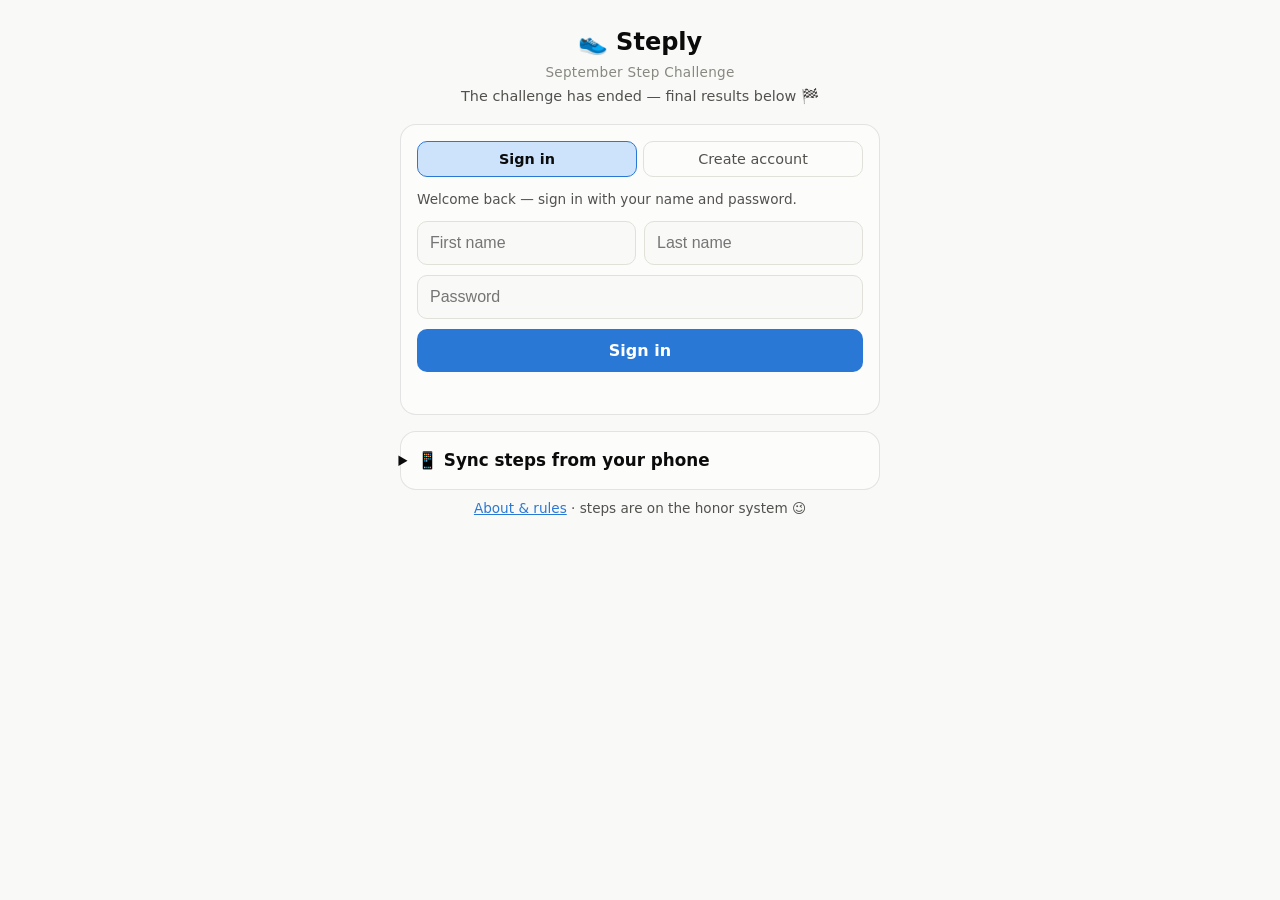
<file: index.html>
<!DOCTYPE html>
<html lang="en">
<head>
  <meta charset="UTF-8">
  <meta name="viewport" content="width=device-width, initial-scale=1.0, viewport-fit=cover">
  <meta name="theme-color" content="#2a78d6">
  <title>Steply — September Step Challenge</title>
  <link rel="icon" href="data:image/svg+xml,<svg xmlns='http://www.w3.org/2000/svg' viewBox='0 0 100 100'><text y='.9em' font-size='90'>👟</text></svg>">
  <link rel="manifest" href="manifest.webmanifest">
  <link rel="apple-touch-icon" href="apple-touch-icon.png">
  <meta name="apple-mobile-web-app-capable" content="yes">
  <meta name="apple-mobile-web-app-status-bar-style" content="default">
  <meta name="apple-mobile-web-app-title" content="Steply">
  <link rel="stylesheet" href="styles.css">
</head>
<body>
  <header class="app-header">
    <h1>👟 Steply</h1>
    <p class="app-tagline">September Step Challenge</p>
    <p id="challenge-status" class="challenge-status"></p>
  </header>

  <main>
    <!-- Sign in / create account -->
    <section id="auth-section" class="card hidden">
      <div class="auth-tabs">
        <button type="button" class="auth-tab" id="tab-signin" aria-pressed="true">Sign in</button>
        <button type="button" class="auth-tab" id="tab-signup" aria-pressed="false">Create account</button>
      </div>
      <p class="muted small-text" id="auth-intro">Welcome back — sign in with your name and password.</p>
      <form id="auth-form">
        <div class="field-row">
          <input type="text" id="auth-first" placeholder="First name" autocomplete="given-name" maxlength="30" required>
          <input type="text" id="auth-last" placeholder="Last name" autocomplete="family-name" maxlength="30" required>
        </div>
        <div class="field-row">
          <input type="password" id="auth-password" placeholder="Password" autocomplete="current-password" minlength="6" required>
        </div>
        <div id="signup-only" class="hidden">
          <p class="muted small-text">Pick your avatar:</p>
          <div class="emoji-row" id="emoji-row"></div>
        </div>
        <button type="submit" class="btn primary full" id="auth-btn">Sign in</button>
      </form>
      <p id="auth-feedback" class="feedback" role="status"></p>
    </section>

    <!-- Logging -->
    <section id="log-section" class="card hidden">
      <div class="log-header">
        <h2 id="greeting"></h2>
        <button id="switch-user" class="btn ghost small" type="button">Sign out</button>
      </div>
      <div id="owed-banner" class="owed-banner hidden">
        <p class="owed-title" id="owed-title"></p>
        <div class="owed-days" id="owed-days"></div>
      </div>
      <form id="log-form">
        <div class="field-row">
          <input type="date" id="log-date" required>
          <input type="number" id="log-steps" placeholder="Steps" min="0" max="200000" inputmode="numeric" required>
        </div>
        <button type="submit" class="btn primary full" id="save-btn">Save steps</button>
      </form>
      <p id="log-feedback" class="feedback" role="status"></p>
    </section>

    <!-- Daily pledge -->
    <section id="pledge-section" class="card hidden">
      <h2>🤝 What are you good for?</h2>
      <p class="muted">
        Pick a daily step number you'll <em>actually</em> hit — every day, weekends included.
        The team target is built from these, so be honest rather than heroic.
      </p>
      <form id="pledge-form">
        <div class="field-row">
          <input type="number" id="pledge-input" placeholder="e.g. 8000" min="0" max="100000" inputmode="numeric" required>
          <button type="submit" class="btn primary" id="pledge-btn">Commit</button>
        </div>
      </form>
      <p id="pledge-feedback" class="feedback" role="status"></p>
      <p id="my-debt" class="my-debt"></p>
      <ul id="pledge-roster" class="pledge-roster"></ul>
      <p class="muted small-text" id="pledge-summary"></p>
    </section>

    <!-- Team progress -->
    <section id="team-section" class="card hidden">
      <h2>Team progress</h2>
      <div class="stat-tiles">
        <div class="stat-tile">
          <span class="stat-value" id="team-total">–</span>
          <span class="stat-label">team steps</span>
        </div>
        <div class="stat-tile">
          <span class="stat-value" id="team-today">–</span>
          <span class="stat-label">steps today</span>
        </div>
      </div>
      <div class="progress-track" role="progressbar" aria-labelledby="goal-caption" aria-valuemin="0" aria-valuemax="100" id="team-progressbar">
        <div class="progress-fill" id="team-progress-fill"></div>
      </div>
      <p class="muted small-text" id="goal-caption"></p>
    </section>

    <!-- Drop-off early warning -->
    <section id="alert-section" class="card hidden">
      <h2>🚨 Going quiet</h2>
      <p class="muted small-text">
        Nobody quits loudly — they just stop logging. A nudge now is worth more
        than anyone else walking harder later.
      </p>
      <ul id="alert-list" class="alert-list"></ul>
    </section>

    <!-- Winning strategy -->
    <section id="strategy-section" class="card hidden">
      <h2>📊 How we win</h2>
      <p class="verdict" id="pace-verdict"></p>
      <div class="stat-tiles">
        <div class="stat-tile">
          <span class="stat-value" id="pace-current">–</span>
          <span class="stat-label">avg/day so far</span>
        </div>
        <div class="stat-tile">
          <span class="stat-value" id="pace-needed">–</span>
          <span class="stat-label">needed/day to win</span>
        </div>
      </div>
      <ul class="insights" id="insights"></ul>
    </section>

    <!-- Leaderboard -->
    <section id="board-section" class="card hidden">
      <h2>Leaderboard</h2>
      <p class="muted small-text" id="board-caption"></p>
      <ol id="leaderboard" class="leaderboard"></ol>
    </section>

    <!-- Personal week -->
    <section id="week-section" class="card hidden">
      <h2>Your last 7 days</h2>
      <div class="week-chart" id="week-chart" aria-label="Bar chart of your steps for the last seven days"></div>
      <p class="muted small-text" id="week-summary"></p>
    </section>

    <!-- Phone sync -->
    <section class="card">
      <details>
        <summary><h2 class="inline-h2">📱 Sync steps from your phone</h2></summary>
        <div class="sync-body">
          <p>The quickest way is to log manually here each day — it takes five seconds and works on any phone. If you want your iPhone to send steps automatically:</p>
          <h3>iPhone (Apple Health → this app)</h3>
          <ol class="sync-steps">
            <li>Open the <strong>Shortcuts</strong> app and create a new shortcut.</li>
            <li>Add a <strong>Find Health Samples</strong> action: type <em>Steps</em>, for <em>Today</em>, and calculate the <em>Sum</em>.</li>
            <li>Add a <strong>Get Contents of URL</strong> action using the endpoint details in the repo's <strong>README</strong> (method POST, JSON body with your member ID, today's date, and the step sum).</li>
            <li>In the Shortcuts <strong>Automation</strong> tab, schedule it to run every evening with "Run immediately" turned on.</li>
          </ol>
          <p class="muted">Your member ID for the shortcut: <code id="my-member-id">join first and it'll show here</code></p>
          <h3>Android (Google Fit / Samsung Health)</h3>
          <p>Android doesn't have a built-in Shortcuts equivalent for health data, so Android folks: glance at your step widget and log it here — it's two taps.</p>
        </div>
      </details>
    </section>
  </main>

  <footer class="app-footer">
    <p class="muted small-text">
      <a href="about.html">About &amp; rules</a> · steps are on the honor system 😉
    </p>
  </footer>

  <script src="app.js"></script>
</body>
</html>
</file>
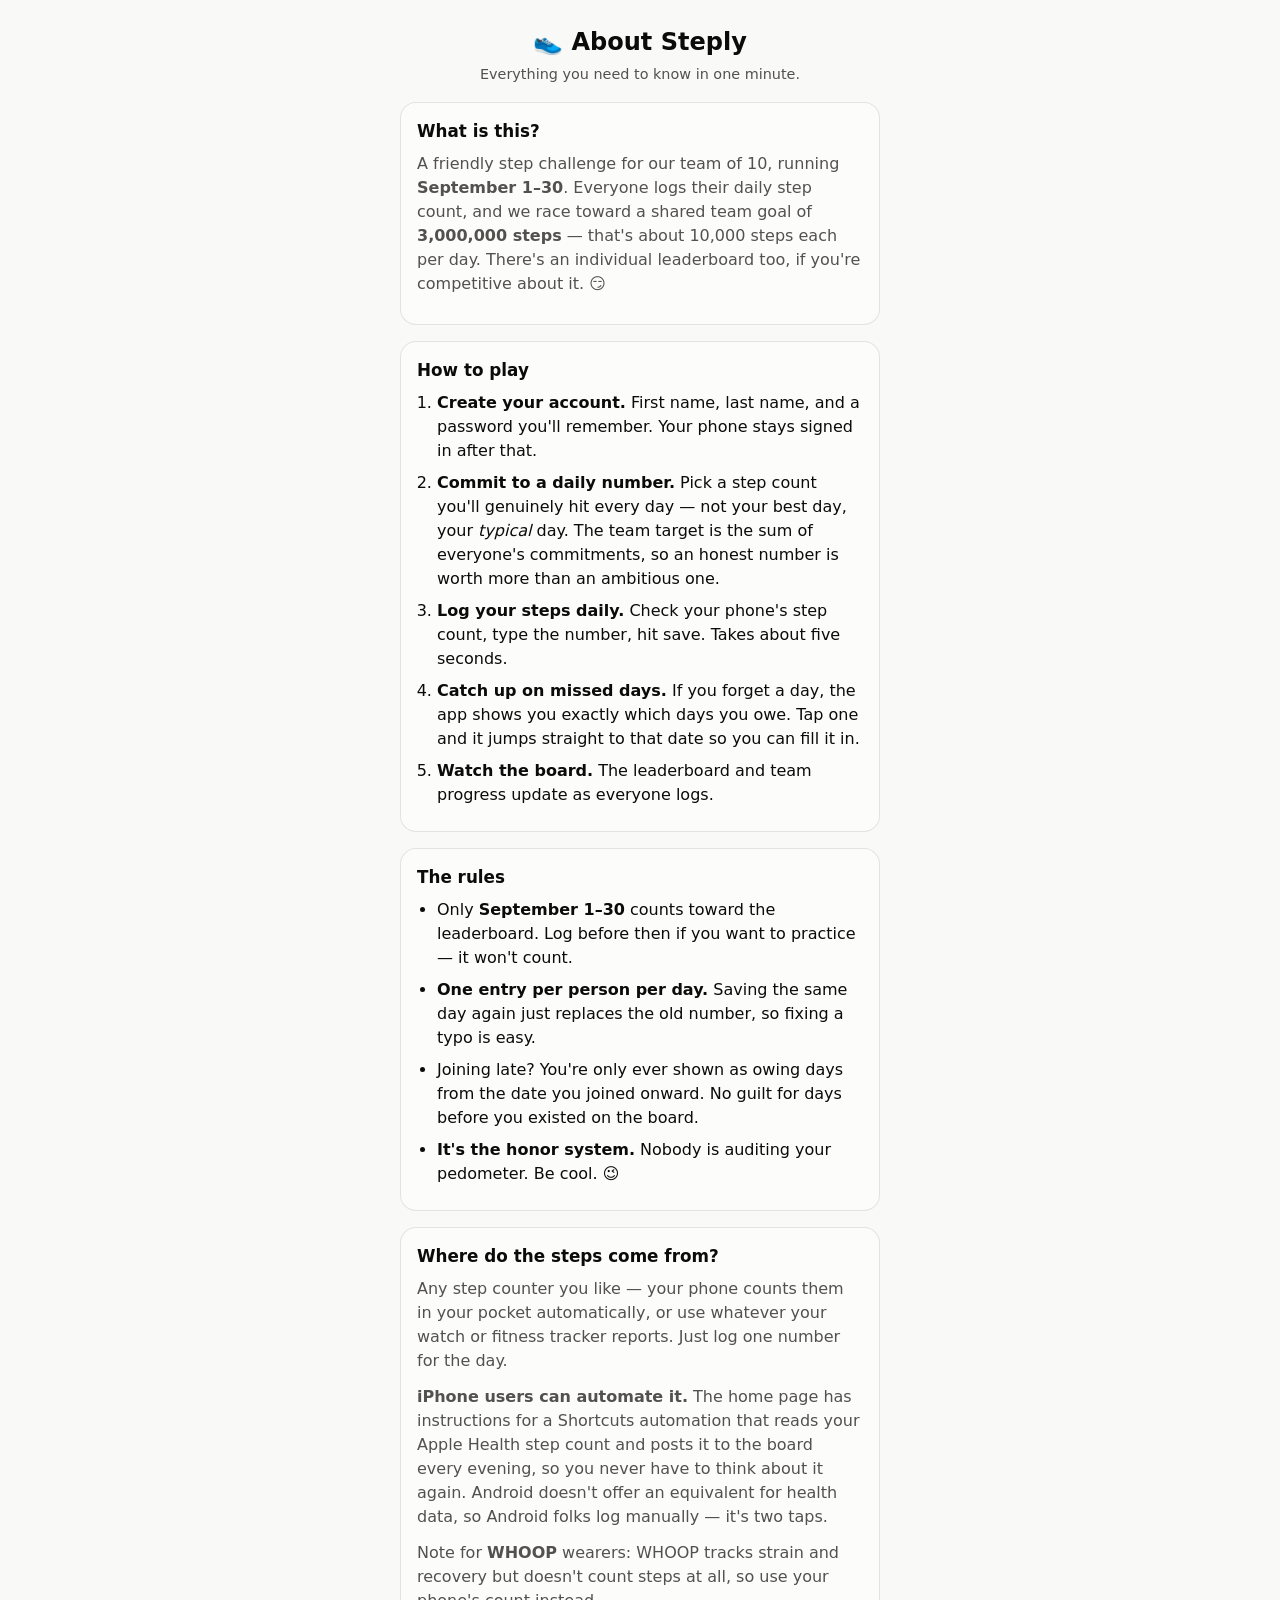
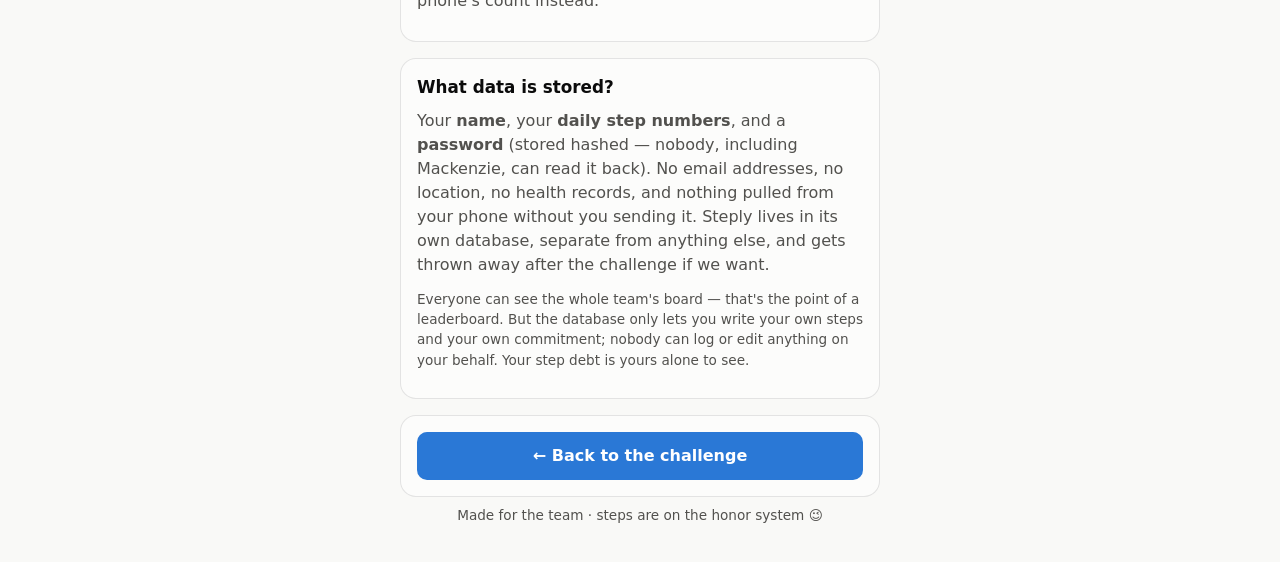
<file: about.html>
<!DOCTYPE html>
<html lang="en">
<head>
  <meta charset="UTF-8">
  <meta name="viewport" content="width=device-width, initial-scale=1.0, viewport-fit=cover">
  <meta name="theme-color" content="#2a78d6">
  <title>About · Steply</title>
  <link rel="icon" href="data:image/svg+xml,<svg xmlns='http://www.w3.org/2000/svg' viewBox='0 0 100 100'><text y='.9em' font-size='90'>👟</text></svg>">
  <link rel="manifest" href="manifest.webmanifest">
  <link rel="apple-touch-icon" href="apple-touch-icon.png">
  <meta name="apple-mobile-web-app-capable" content="yes">
  <meta name="apple-mobile-web-app-status-bar-style" content="default">
  <meta name="apple-mobile-web-app-title" content="Steply">
  <link rel="stylesheet" href="styles.css">
</head>
<body>
  <header class="app-header">
    <h1>👟 About Steply</h1>
    <p class="challenge-status">Everything you need to know in one minute.</p>
  </header>

  <main>
    <section class="card">
      <h2>What is this?</h2>
      <p class="muted">
        A friendly step challenge for our team of 10, running <strong>September 1–30</strong>.
        Everyone logs their daily step count, and we race toward a shared team goal of
        <strong>3,000,000 steps</strong> — that's about 10,000 steps each per day.
        There's an individual leaderboard too, if you're competitive about it. 😏
      </p>
    </section>

    <section class="card">
      <h2>How to play</h2>
      <ol class="sync-steps">
        <li><strong>Create your account.</strong> First name, last name, and a password you'll remember. Your phone stays signed in after that.</li>
        <li><strong>Commit to a daily number.</strong> Pick a step count you'll genuinely hit every day — not your best day, your <em>typical</em> day. The team target is the sum of everyone's commitments, so an honest number is worth more than an ambitious one.</li>
        <li><strong>Log your steps daily.</strong> Check your phone's step count, type the number, hit save. Takes about five seconds.</li>
        <li><strong>Catch up on missed days.</strong> If you forget a day, the app shows you exactly which days you owe. Tap one and it jumps straight to that date so you can fill it in.</li>
        <li><strong>Watch the board.</strong> The leaderboard and team progress update as everyone logs.</li>
      </ol>
    </section>

    <section class="card">
      <h2>The rules</h2>
      <ul class="sync-steps">
        <li>Only <strong>September 1–30</strong> counts toward the leaderboard. Log before then if you want to practice — it won't count.</li>
        <li><strong>One entry per person per day.</strong> Saving the same day again just replaces the old number, so fixing a typo is easy.</li>
        <li>Joining late? You're only ever shown as owing days from the date you joined onward. No guilt for days before you existed on the board.</li>
        <li><strong>It's the honor system.</strong> Nobody is auditing your pedometer. Be cool. 😉</li>
      </ul>
    </section>

    <section class="card">
      <h2>Where do the steps come from?</h2>
      <p class="muted">
        Any step counter you like — your phone counts them in your pocket automatically,
        or use whatever your watch or fitness tracker reports. Just log one number for the day.
      </p>
      <p class="muted">
        <strong>iPhone users can automate it.</strong> The home page has instructions for a
        Shortcuts automation that reads your Apple Health step count and posts it to the board
        every evening, so you never have to think about it again. Android doesn't offer an
        equivalent for health data, so Android folks log manually — it's two taps.
      </p>
      <p class="muted">
        Note for <strong>WHOOP</strong> wearers: WHOOP tracks strain and recovery but doesn't
        count steps at all, so use your phone's count instead.
      </p>
    </section>

    <section class="card">
      <h2>What data is stored?</h2>
      <p class="muted">
        Your <strong>name</strong>, your <strong>daily step numbers</strong>, and a
        <strong>password</strong> (stored hashed — nobody, including Mackenzie, can read it back).
        No email addresses, no location, no health records, and nothing pulled from your phone
        without you sending it. Steply lives in its own database, separate from anything else,
        and gets thrown away after the challenge if we want.
      </p>
      <p class="muted small-text">
        Everyone can see the whole team's board — that's the point of a leaderboard. But the
        database only lets you write your own steps and your own commitment; nobody can log or
        edit anything on your behalf. Your step debt is yours alone to see.
      </p>
    </section>

    <section class="card">
      <a class="btn primary full" href="index.html" style="display:block;text-align:center;text-decoration:none;">← Back to the challenge</a>
    </section>
  </main>

  <footer class="app-footer">
    <p class="muted small-text">Made for the team · steps are on the honor system 😉</p>
  </footer>
</body>
</html>
</file>
<file: styles.css>
/* September Step Challenge — mobile-first */

:root {
  color-scheme: light;
  --page: #f9f9f7;
  --surface: #fcfcfb;
  --text-primary: #0b0b0b;
  --text-secondary: #52514e;
  --text-muted: #898781;
  --hairline: #e1e0d9;
  --border: rgba(11, 11, 11, 0.10);
  --series-1: #2a78d6;
  --series-1-soft: #cde2fb;
  --good: #006300;
  --danger: #d03b3b;
}

@media (prefers-color-scheme: dark) {
  :root {
    color-scheme: dark;
    --page: #0d0d0d;
    --surface: #1a1a19;
    --text-primary: #ffffff;
    --text-secondary: #c3c2b7;
    --text-muted: #898781;
    --hairline: #2c2c2a;
    --border: rgba(255, 255, 255, 0.10);
    --series-1: #3987e5;
    --series-1-soft: #10315c;
    --good: #0ca30c;
    --danger: #e66767;
  }
}

* { box-sizing: border-box; }

body {
  margin: 0;
  font-family: system-ui, -apple-system, "Segoe UI", sans-serif;
  background: var(--page);
  color: var(--text-primary);
  line-height: 1.5;
  padding: 0 16px calc(24px + env(safe-area-inset-bottom));
}

main {
  max-width: 480px;
  margin: 0 auto;
  display: flex;
  flex-direction: column;
  gap: 16px;
}

.hidden { display: none !important; }

.app-header {
  max-width: 480px;
  margin: 0 auto;
  padding: 24px 0 16px;
  text-align: center;
}

.app-header h1 {
  margin: 0;
  font-size: 1.5rem;
}

.app-tagline {
  margin: 2px 0 0;
  color: var(--text-muted);
  font-size: 0.85rem;
  letter-spacing: 0.02em;
}

.challenge-status {
  margin: 4px 0 0;
  color: var(--text-secondary);
  font-size: 0.9rem;
}

.card {
  background: var(--surface);
  border: 1px solid var(--border);
  border-radius: 16px;
  padding: 16px;
}

h2 {
  margin: 0 0 8px;
  font-size: 1.05rem;
}

h3 { font-size: 0.95rem; margin: 16px 0 4px; }

.inline-h2 { display: inline; }

.muted { color: var(--text-secondary); margin: 0 0 12px; }
.small-text { font-size: 0.85rem; }

/* Auth */
.auth-tabs {
  display: flex;
  gap: 6px;
  margin-bottom: 12px;
}

.auth-tab {
  flex: 1;
  padding: 9px 10px;
  border: 1px solid var(--hairline);
  background: transparent;
  color: var(--text-secondary);
  border-radius: 10px;
  font-family: inherit;
  font-size: 0.9rem;
  cursor: pointer;
}

.auth-tab[aria-pressed="true"] {
  border-color: var(--series-1);
  background: var(--series-1-soft);
  color: var(--text-primary);
  font-weight: 600;
}

/* Join */
.member-list {
  display: flex;
  flex-wrap: wrap;
  gap: 8px;
  margin-bottom: 12px;
}

.member-chip {
  border: 1px solid var(--hairline);
  background: transparent;
  color: var(--text-primary);
  border-radius: 999px;
  padding: 8px 14px;
  font-size: 0.95rem;
  cursor: pointer;
}

.member-chip:hover { border-color: var(--series-1); }

.emoji-row {
  display: flex;
  flex-wrap: wrap;
  gap: 6px;
  margin-bottom: 10px;
}

.emoji-option {
  font-size: 1.3rem;
  background: transparent;
  border: 2px solid transparent;
  border-radius: 10px;
  padding: 4px 6px;
  cursor: pointer;
}

.emoji-option[aria-pressed="true"] {
  border-color: var(--series-1);
  background: var(--series-1-soft);
}

/* Forms */
.field-row {
  display: flex;
  gap: 8px;
  margin-bottom: 10px;
}

.field-row input {
  flex: 1;
  min-width: 0;
  padding: 12px;
  font-size: 1rem;
  border: 1px solid var(--hairline);
  border-radius: 10px;
  background: var(--page);
  color: var(--text-primary);
}

.field-row input:focus {
  outline: 2px solid var(--series-1);
  outline-offset: 1px;
}

.btn {
  border: none;
  border-radius: 10px;
  padding: 12px 18px;
  font-size: 1rem;
  cursor: pointer;
  font-family: inherit;
}

.btn.primary {
  background: var(--series-1);
  color: #ffffff;
  font-weight: 600;
}

.btn.primary:active { filter: brightness(0.9); }
.btn.primary:disabled { opacity: 0.6; cursor: wait; }

.btn.ghost {
  background: transparent;
  color: var(--text-secondary);
  border: 1px solid var(--hairline);
}

.btn.small { padding: 6px 10px; font-size: 0.8rem; }
.btn.full { width: 100%; }

.log-header {
  display: flex;
  justify-content: space-between;
  align-items: center;
  margin-bottom: 8px;
}

.log-header h2 { margin: 0; }

/* Owed days banner */
.owed-banner {
  border: 1px solid var(--hairline);
  background: var(--page);
  border-radius: 12px;
  padding: 10px 12px;
  margin-bottom: 12px;
}

.owed-title {
  margin: 0 0 8px;
  font-size: 0.9rem;
  font-weight: 600;
}

.owed-days {
  display: flex;
  flex-wrap: wrap;
  gap: 6px;
}

.owed-day {
  border: 1px solid var(--series-1);
  color: var(--series-1);
  background: transparent;
  border-radius: 999px;
  padding: 5px 12px;
  font-size: 0.85rem;
  cursor: pointer;
  font-family: inherit;
}

.owed-day:hover, .owed-day:focus-visible {
  background: var(--series-1-soft);
}

.feedback {
  margin: 8px 0 0;
  font-size: 0.9rem;
  min-height: 1.2em;
}

.feedback.ok { color: var(--good); }
.feedback.error { color: var(--danger); }

/* Stat tiles */
.stat-tiles {
  display: grid;
  grid-template-columns: 1fr 1fr;
  gap: 8px;
  margin-bottom: 12px;
}

.stat-tile {
  background: var(--page);
  border: 1px solid var(--hairline);
  border-radius: 12px;
  padding: 12px;
  display: flex;
  flex-direction: column;
}

.stat-value {
  font-size: 1.5rem;
  font-weight: 700;
}

.stat-label {
  color: var(--text-muted);
  font-size: 0.8rem;
}

/* Progress bar */
.progress-track {
  height: 14px;
  background: var(--series-1-soft);
  border-radius: 7px;
  overflow: hidden;
  margin-bottom: 6px;
}

.progress-fill {
  height: 100%;
  width: 0%;
  background: var(--series-1);
  border-radius: 7px;
  transition: width 0.6s ease;
}

/* Pledge roster */
.pledge-roster {
  list-style: none;
  margin: 12px 0 8px;
  padding: 0;
}

.pledge-roster li {
  display: flex;
  align-items: center;
  gap: 8px;
  padding: 7px 4px;
  border-bottom: 1px solid var(--hairline);
  font-size: 0.9rem;
}

.pledge-roster li:last-child { border-bottom: none; }

.pledge-name {
  flex: 1;
  min-width: 0;
  overflow: hidden;
  text-overflow: ellipsis;
  white-space: nowrap;
}

.pledge-value {
  font-weight: 600;
  font-variant-numeric: tabular-nums;
}

.pledge-value.unset {
  font-weight: 400;
  color: var(--text-muted);
}

.my-debt {
  margin: 8px 0 0;
  font-size: 0.9rem;
  font-weight: 600;
  line-height: 1.4;
}

.my-debt:empty { margin: 0; }
.my-debt.behind { color: var(--danger); }
.my-debt.ahead { color: var(--good); }

/* Drop-off alerts */
.alert-list {
  list-style: none;
  margin: 10px 0 0;
  padding: 0;
}

.alert-list li {
  display: flex;
  align-items: center;
  gap: 8px;
  padding: 9px 4px;
  border-bottom: 1px solid var(--hairline);
  font-size: 0.9rem;
}

.alert-list li:last-child { border-bottom: none; }

.alert-name {
  flex: 1;
  min-width: 0;
  overflow: hidden;
  text-overflow: ellipsis;
  white-space: nowrap;
  font-weight: 600;
}

.alert-detail {
  color: var(--danger);
  font-size: 0.82rem;
  text-align: right;
  flex-shrink: 0;
}

.streak {
  margin-left: 5px;
  font-size: 0.72rem;
  color: var(--text-muted);
  font-variant-numeric: tabular-nums;
}

/* Strategy panel */
.verdict {
  margin: 0 0 12px;
  font-size: 0.95rem;
  font-weight: 600;
  line-height: 1.4;
}

.verdict.ahead { color: var(--good); }
.verdict.behind { color: var(--danger); }

.insights {
  list-style: none;
  margin: 12px 0 0;
  padding: 0;
}

.insights li {
  display: flex;
  gap: 8px;
  padding: 8px 0;
  border-top: 1px solid var(--hairline);
  font-size: 0.88rem;
  color: var(--text-secondary);
  line-height: 1.45;
}

.insights li .icon { flex-shrink: 0; }
.insights li strong { color: var(--text-primary); }

/* Leaderboard */
.leaderboard {
  list-style: none;
  margin: 0;
  padding: 0;
}

.leaderboard li {
  display: flex;
  align-items: center;
  gap: 6px;
  padding: 10px 8px;
  border-bottom: 1px solid var(--hairline);
}

.leaderboard li:last-child { border-bottom: none; }

.leaderboard li.me {
  background: var(--series-1-soft);
  border-radius: 10px;
}

.rank {
  width: 1.4em;
  flex-shrink: 0;
  text-align: center;
  color: var(--text-muted);
  font-variant-numeric: tabular-nums;
}

.board-name {
  flex: 1;
  min-width: 0;
  overflow: hidden;
  text-overflow: ellipsis;
  white-space: nowrap;
}

.board-total {
  font-weight: 600;
  font-variant-numeric: tabular-nums;
}

.board-today {
  color: var(--text-muted);
  font-size: 0.75rem;
  font-variant-numeric: tabular-nums;
  width: 4.2em;
  text-align: right;
  flex-shrink: 0;
}

/* Week chart — single series, thin bars, rounded data-ends */
.week-chart {
  display: flex;
  align-items: flex-end;
  gap: 8px;
  height: 120px;
  padding-top: 18px;
  border-bottom: 1px solid var(--hairline);
  margin-bottom: 6px;
}

.week-col {
  flex: 1;
  display: flex;
  flex-direction: column;
  align-items: center;
  justify-content: flex-end;
  height: 100%;
  position: relative;
}

.week-bar {
  width: 60%;
  max-width: 28px;
  background: var(--series-1);
  border-radius: 4px 4px 0 0;
  min-height: 2px;
}

.week-bar.empty { background: var(--hairline); }

.week-value {
  position: absolute;
  top: -16px;
  font-size: 0.7rem;
  color: var(--text-secondary);
  font-variant-numeric: tabular-nums;
  white-space: nowrap;
}

.week-day {
  margin-top: 4px;
  font-size: 0.7rem;
  color: var(--text-muted);
}

.week-labels {
  display: flex;
  gap: 8px;
}

.week-labels span {
  flex: 1;
  text-align: center;
  font-size: 0.7rem;
  color: var(--text-muted);
}

/* Sync section */
details summary {
  cursor: pointer;
  list-style-position: outside;
}

.sync-body { margin-top: 8px; color: var(--text-secondary); }
.sync-steps { padding-left: 20px; margin: 8px 0; }
.sync-body code {
  background: var(--page);
  border: 1px solid var(--hairline);
  border-radius: 6px;
  padding: 2px 6px;
  font-size: 0.8rem;
  word-break: break-all;
}

.app-footer {
  max-width: 480px;
  margin: 8px auto 0;
  text-align: center;
}

.app-footer a, .sync-body a { color: var(--series-1); }

/* About page lists share the sync-steps spacing */
ul.sync-steps li, ol.sync-steps li { margin-bottom: 8px; }
</file>
